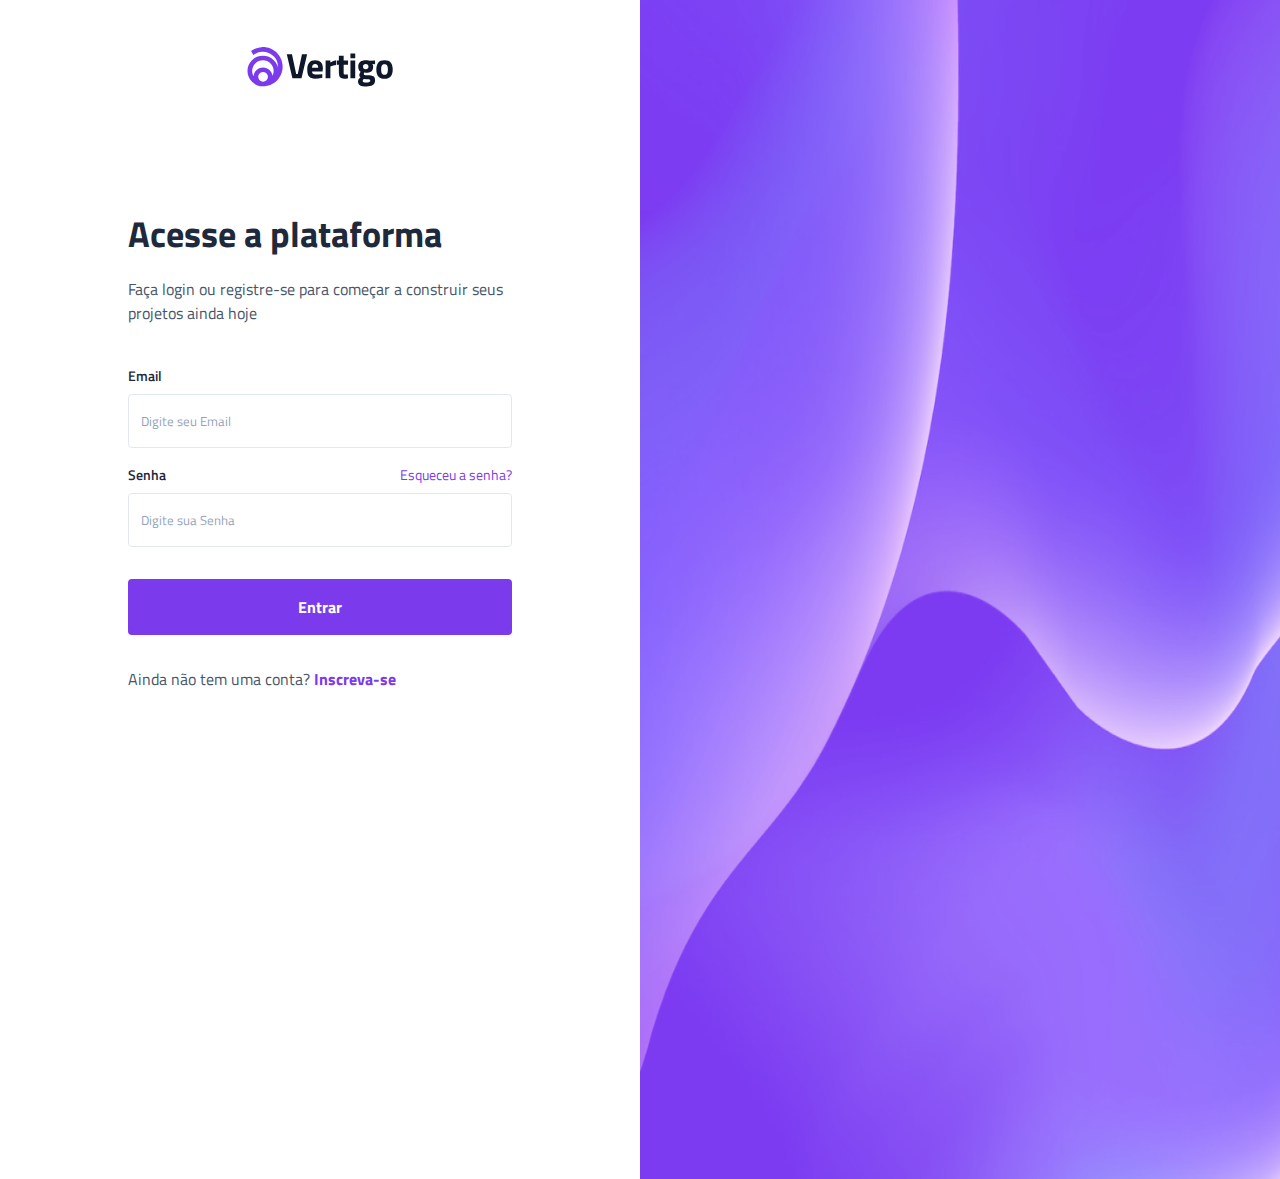
<file: inde.html>
<!DOCTYPE html>
<html lang="pt-BR">

<head>
    <meta charset="UTF-8">
    <link rel="stylesheet" href="style.css">
    <meta name="viewport" content="width=device-width, initial-scale=1.0">
    <link rel="preconnect" href="https://fonts.googleapis.com">
    <link rel="preconnect" href="https://fonts.gstatic.com" crossorigin>
    <link href="https://fonts.googleapis.com/css2?family=Titillium+Web:wght@400;600;700&display=swap" rel="stylesheet">
    <title>Vertigo</title>

</head>

<body>
    <div class="Conteudo">


        <header>
            <img src="./Imagens/logo.svg" alt="Logo">
        </header>
        <main>
            <section class="Descricao">
                <h1>Acesse a plataforma</h1>
                <p>Faça login ou registre-se para começar a construir seus projetos ainda hoje</p>
            </section>
            <section class="Login">
                <form action="">
                    <div class="input-box">
                        <label for="Email">Email</label>
                        <input type="Email" placeholder="Digite seu Email" id="email">
                    </div>
                    <div class="input-box">
                        <div>
                            <label for="Senha">Senha</label>
                            <a href="">Esqueceu a senha?</a>
                        </div>
                        <input type="Password" placeholder="Digite sua Senha" id="senha">
                    </div>

                    <button>Entrar</button>

                </form>

                <p>
                    Ainda não tem uma conta? <a href="">Inscreva-se</a>
                </p>

            </section>
        </main>
    </div>
    <div class="bg-desktop">
        <img src="./Imagens/bg-desktop.png" alt="background desktop">
    </div>
</body>

</html>
</file>
<file: style.css>
* {
    margin: 0;
    padding: 0;
    box-sizing: border-box;
    font-family: 'Titillium Web', sans-serif;
}
:root {
    --gray-800: #1e293b;
    --gray-600: #475569;
    --gray-400: #94a3b8;
    --gray-200: #e2e8f0;
    --white: #fff;
    --purple: #7c3aed;
    --light-purple: #9f67ff;
    
}

header {
    background-image: url(./Imagens/bg-mobile.png);
    background-size: cover;
    height: 8.375rem;
    display: flex;
    justify-content: center;
    align-items: center;
    margin-bottom: 3.7rem;
    
}



.Descricao {
    margin-bottom: 2.5rem;
}

.Descricao h1{
    color: var(--gray-800);
    margin-bottom: 1rem;
    font-size: 1.5625rem;
}

.Descricao p {
    font-size: 1.125rem;
    color: var(--gray-600);

}

.Login label {
font-size: 0.875rem;
 color: var(--gray-800);
 font-weight: 600;
}

.input-box {
    display: flex;
    flex-direction: column;
    gap: 0.5rem;
    margin-bottom: 1rem;
}

.input-box div{
    display: flex;
    justify-content: space-between;
    align-items: center;
  
}

.Login a {
    color: var(--purple);
    text-decoration: none;
    font-size: 0.865rem;
    font: weight 600;
}

.Login a:hover {
    text-decoration: underline;
}

.Login input {
    padding: 1rem 0.75rem;
    border: 1px solid var(--gray-200);
    border-radius: 0.25rem;
    color: var(--gray-400);
}

main {
    margin-inline: 7rem;
    max-width: 24rem;
    padding: 0;
}


.Login input::placeholder {
    color: var(--gray-400);
}

.Login input:hover, 
.Login input:focus {
 outline: 1px solid var(--purple);
}

.Login button {
    margin-top: 1rem;
    padding-block: 1rem;
    margin-bottom: 2rem;
    width: 100%;
    background: var(--purple);
    border: none;
    border-radius: 0.25rem;
    font-size: 1rem;
    font-weight: 700;
    color: var(--white);
}

.Login button:hover {
    background: var(--light-purple);
    transition :0.3;
    cursor: pointer;
}

.Login > p {
    color: var(--gray-600);
} 

.Login > p a {
    font-weight: 700;
    font-size: 1rem;
}



.bg-desktop {
    display: none;
}


 
@media(min-width: 1000px) {
    
    body {
        display: flex;
        height: 131vh;
    }

    header {
        background: none;
        justify-content: flex-start;
        height: fit-content;
        margin: 2.5rem 7rem 7rem;
    
    }

    header img {
        width: 10rem;
    }

.Conteudo {
    width: 100%;
    display: flex;
    flex-direction: column;
    align-items: center;
}

    .bg-desktop {
        display: block;
        width: 100%;
    }

    .bg-desktop img {
        display: block;
        width: 100%;
        height: 100%;
    }

    .Descricao h1 {
        font-size: 2.25rem;
    }

    .Descricao p {
        font-size: 1rem ;
    }
    
}
</file>
